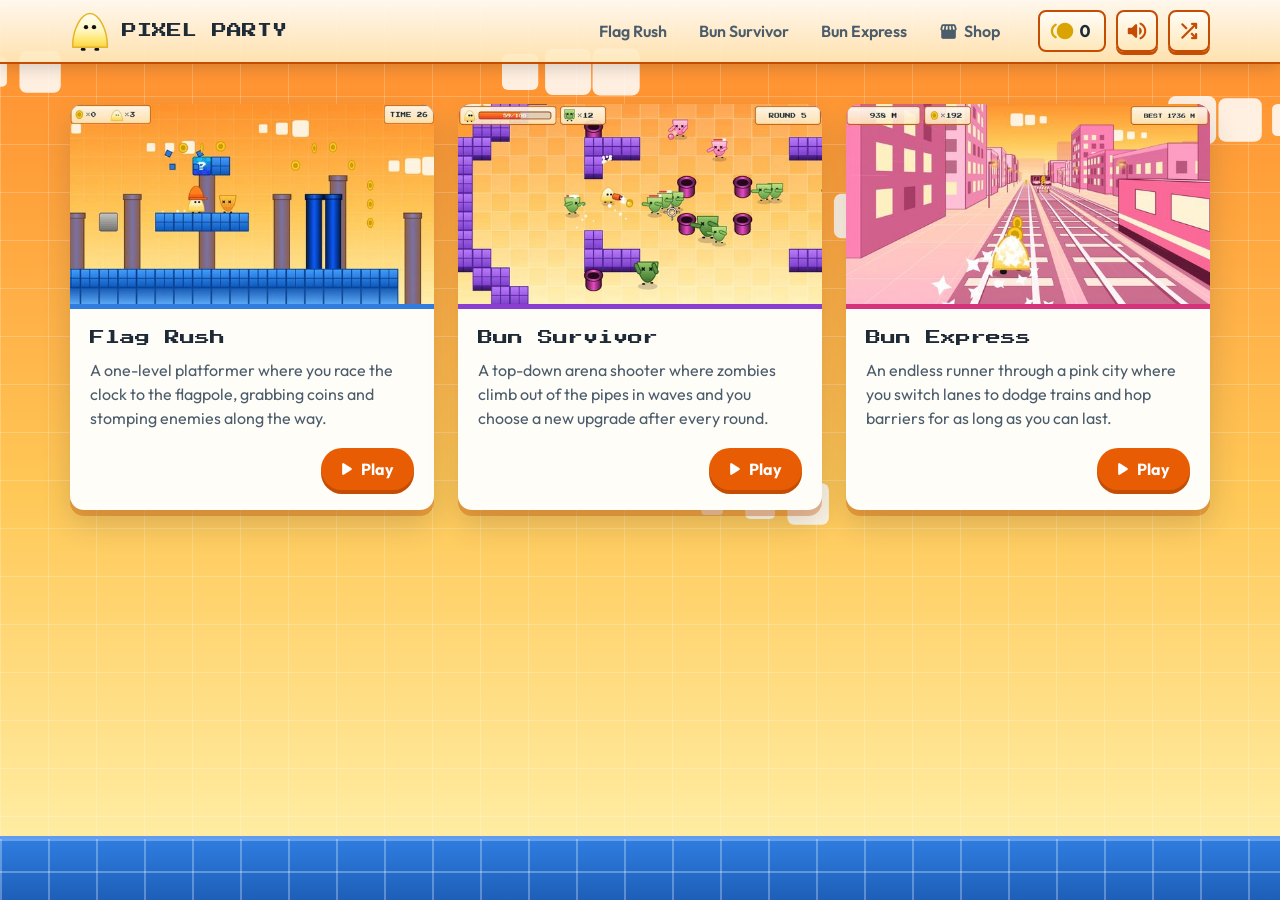
<file: index.html>
<!DOCTYPE html>
<html lang="en">
<head>
  <meta charset="UTF-8" />
  <meta name="viewport" content="width=device-width, initial-scale=1.0" />
  <title>Pixel Party</title>
  <meta name="description" content="Quick browser games you can play right now." />
  <link rel="icon" type="image/svg+xml" href="assets/bun.svg" />
  <link rel="preconnect" href="https://fonts.googleapis.com" />
  <link rel="preconnect" href="https://fonts.gstatic.com" crossorigin />
  <link href="https://fonts.googleapis.com/css2?family=Outfit:wght@400;500;600;700&family=Press+Start+2P&display=swap" rel="stylesheet" />
  <link href="https://fonts.googleapis.com/css2?family=Material+Symbols+Rounded:opsz,wght,FILL,GRAD@20..48,400..700,0..1,0&display=block" rel="stylesheet" />
  <link rel="stylesheet" href="assets/site.css" />
  <script src="assets/party.js"></script>
</head>
<body class="menu">
  <canvas id="sky" aria-hidden="true"></canvas>
  <header class="site-header" id="site-header"></header>

  <main class="games">
    <h1 class="visually-hidden">Games</h1>
    <div class="grid" id="grid"></div>
  </main>

  <footer class="ground" aria-hidden="true"></footer>

  <script src="assets/games.js"></script>
  <script src="assets/sky.js"></script>
  <script>
    renderHeader(null);

    document.getElementById("grid").innerHTML = PIXEL_PARTY_GAMES.map((game) => {
      const best = bestScoreText(game);
      return `
        <a class="card" href="${game.page}" style="--tint: ${game.tint}">
          <div class="shot">
            <img src="assets/${game.id}.jpg" alt="" />
            <img class="moving" src="assets/${game.id}.webp" alt="" loading="lazy" />
          </div>
          <div class="card-body">
            <h2>${game.title}</h2>
            <p>${game.blurb}</p>
            <div class="card-foot">
              ${best ? `<span class="best">${icon("trophy")}${best}</span>` : ""}
              <span class="play">${icon("play_arrow")}Play</span>
            </div>
          </div>
        </a>`;
    }).join("");
  </script>
</body>
</html>
</file>
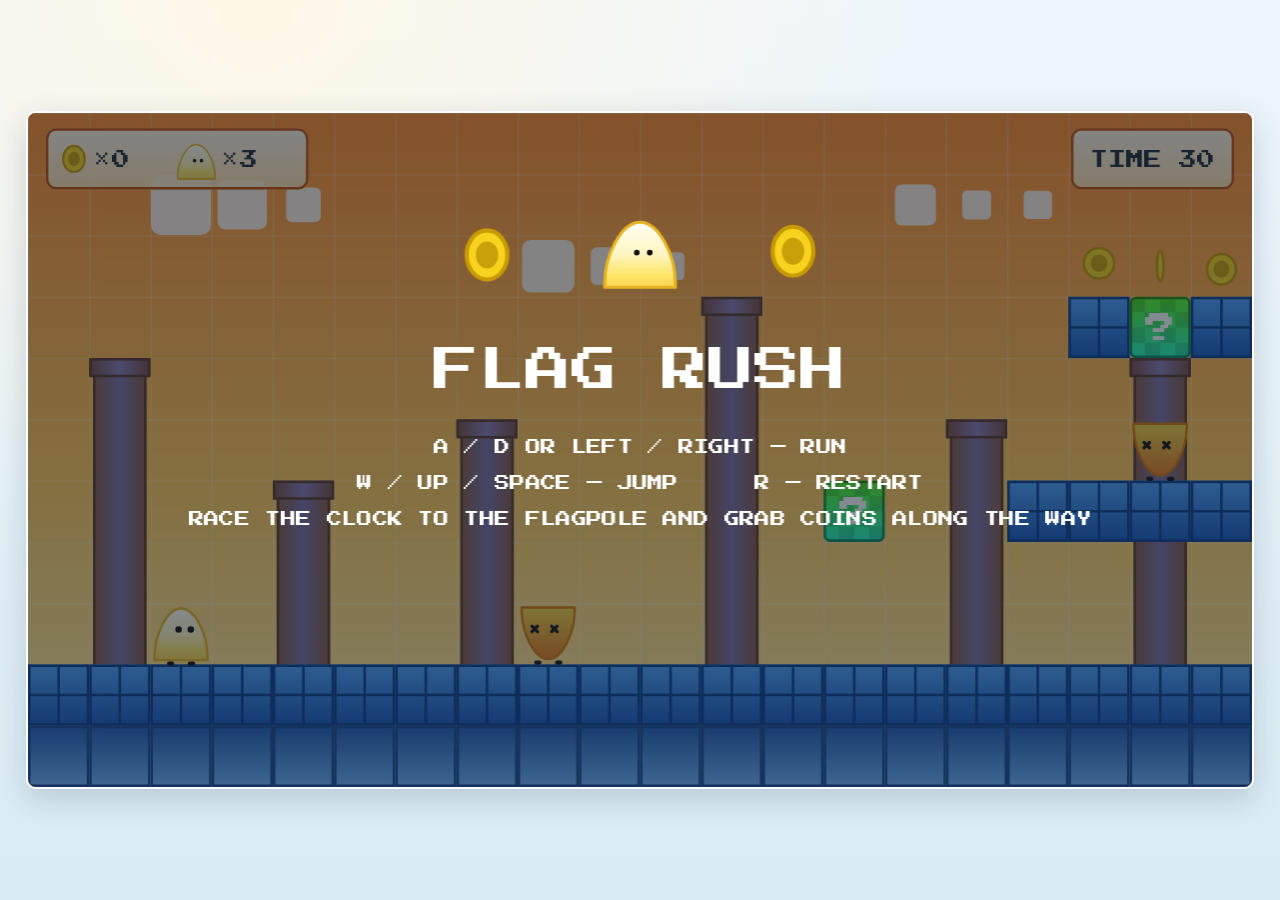
<file: games/mario-platformer/index.html>
<!DOCTYPE html>
<html lang="en">
<head>
  <meta charset="UTF-8" />
  <meta name="viewport" content="width=device-width, initial-scale=1.0" />
  <title>Flag Rush — One-Level Platformer</title>
  <link rel="preconnect" href="https://fonts.googleapis.com" />
  <link rel="preconnect" href="https://fonts.gstatic.com" crossorigin />
  <link href="https://fonts.googleapis.com/css2?family=Press+Start+2P&display=swap" rel="stylesheet" />
  <link rel="preload" as="image" href="level.png" />
  <link rel="stylesheet" href="styles.css" />
</head>
<body>
  <div class="app">
    <div class="stage-wrap">
      <canvas id="game" width="960" height="540" aria-label="Flag Rush game canvas"></canvas>
    </div>
  </div>

  <script src="../../assets/party.js"></script>
  <script src="game.js"></script>
</body>
</html>
</file>
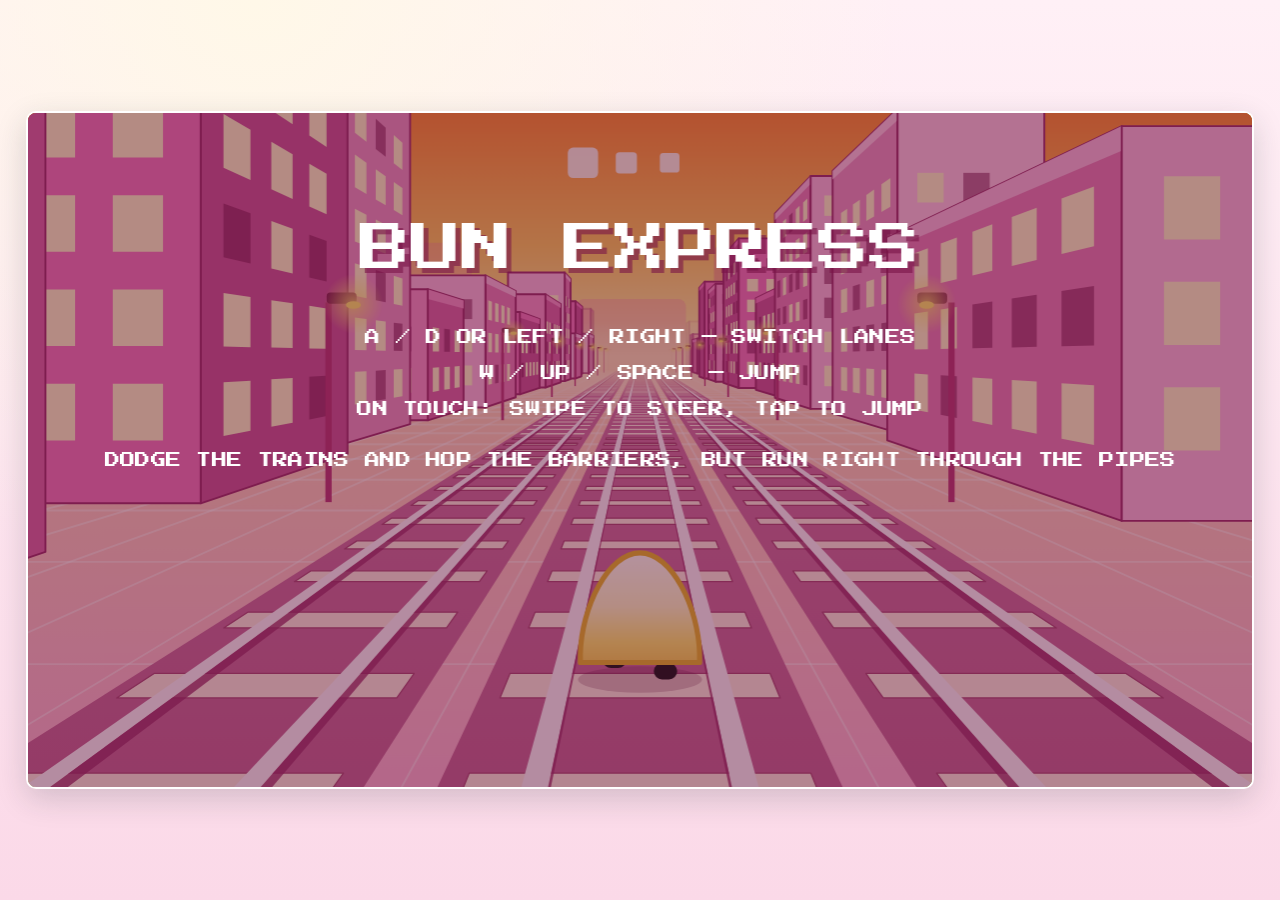
<file: games/subway-runner/index.html>
<!DOCTYPE html>
<html lang="en">
<head>
  <meta charset="UTF-8" />
  <meta name="viewport" content="width=device-width, initial-scale=1.0" />
  <title>Bun Express — Endless Runner</title>
  <link rel="preconnect" href="https://fonts.googleapis.com" />
  <link rel="preconnect" href="https://fonts.gstatic.com" crossorigin />
  <link href="https://fonts.googleapis.com/css2?family=Press+Start+2P&display=swap" rel="stylesheet" />
  <link rel="stylesheet" href="styles.css" />
</head>
<body>
  <div class="app">
    <div class="stage-wrap">
      <canvas id="game" width="960" height="528" aria-label="Bun Express game canvas"></canvas>
    </div>
  </div>

  <script src="../../assets/party.js"></script>
  <script src="game.js"></script>
</body>
</html>
</file>
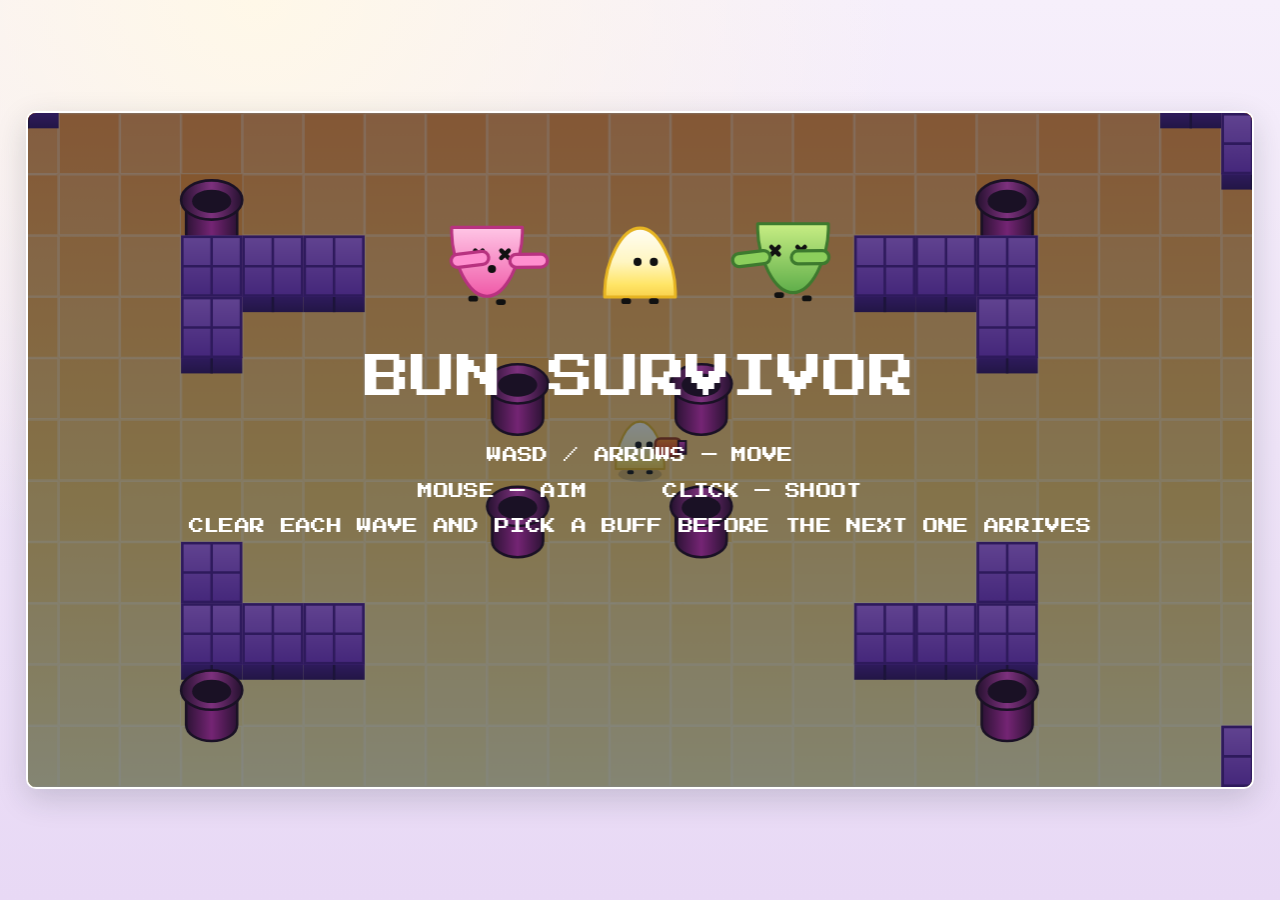
<file: games/zombie-shooter/index.html>
<!DOCTYPE html>
<html lang="en">
<head>
  <meta charset="UTF-8" />
  <meta name="viewport" content="width=device-width, initial-scale=1.0" />
  <title>Bun Survivor — Zombie Arena</title>
  <link rel="preconnect" href="https://fonts.googleapis.com" />
  <link rel="preconnect" href="https://fonts.gstatic.com" crossorigin />
  <link href="https://fonts.googleapis.com/css2?family=Press+Start+2P&display=swap" rel="stylesheet" />
  <link rel="preload" as="image" href="arena.png" />
  <link rel="stylesheet" href="styles.css" />
</head>
<body>
  <div class="app">
    <div class="stage-wrap">
      <canvas id="game" width="960" height="528" aria-label="Bun Survivor game canvas"></canvas>
    </div>
  </div>

  <script src="../../assets/party.js"></script>
  <script src="game.js"></script>
</body>
</html>
</file>
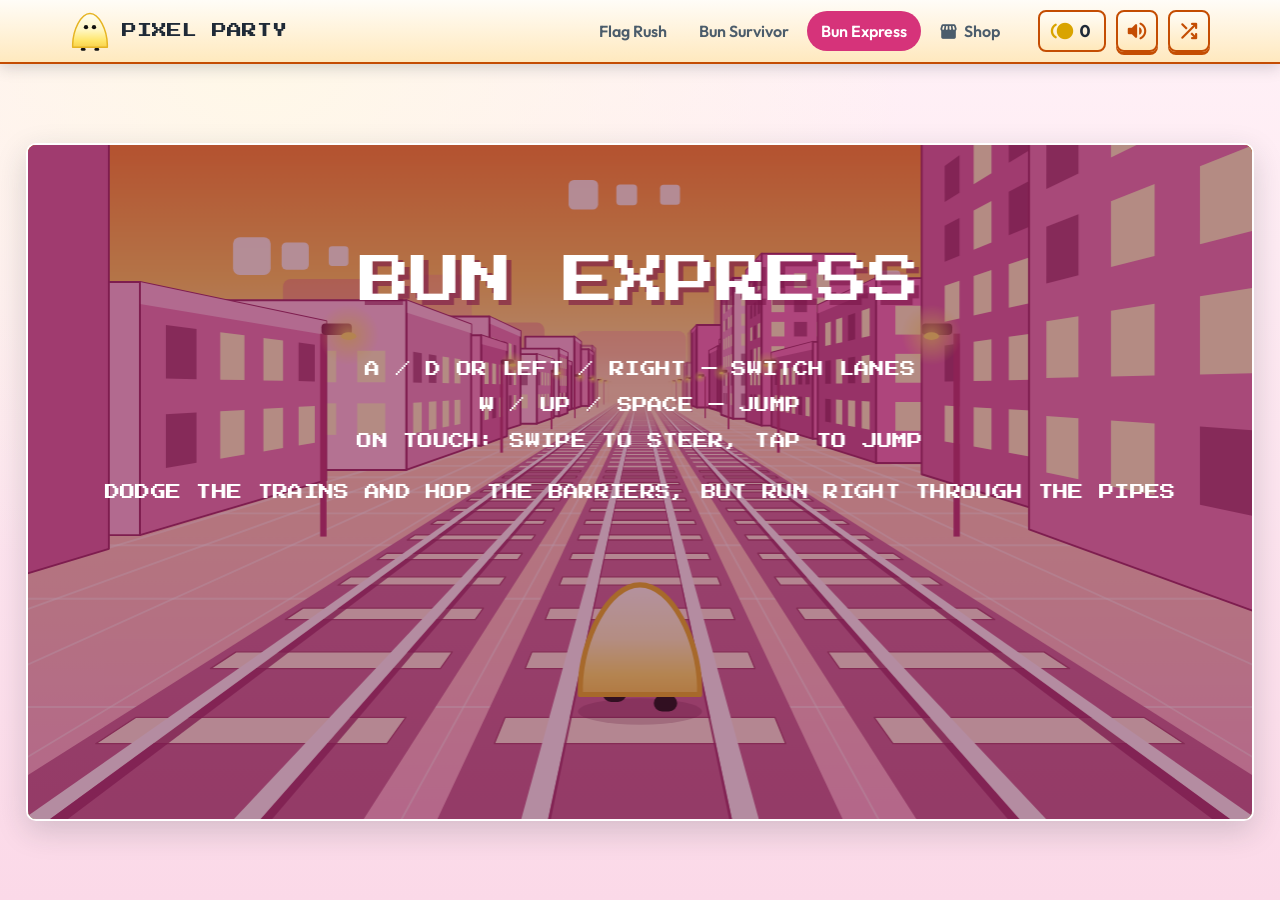
<file: bun-express.html>
<!DOCTYPE html>
<html lang="en">
<head>
  <meta charset="UTF-8" />
  <meta name="viewport" content="width=device-width, initial-scale=1.0" />
  <title>Pixel Party</title>
  <link rel="icon" type="image/svg+xml" href="assets/bun.svg" />
  <link rel="preconnect" href="https://fonts.googleapis.com" />
  <link rel="preconnect" href="https://fonts.gstatic.com" crossorigin />
  <link href="https://fonts.googleapis.com/css2?family=Outfit:wght@400;500;600;700&family=Press+Start+2P&display=swap" rel="stylesheet" />
  <link href="https://fonts.googleapis.com/css2?family=Material+Symbols+Rounded:opsz,wght,FILL,GRAD@20..48,400..700,0..1,0&display=block" rel="stylesheet" />
  <link rel="stylesheet" href="assets/site.css" />
  <script src="assets/party.js"></script>
</head>
<body class="play-page" data-game="bun-express">
  <header class="site-header" id="site-header"></header>
  <iframe class="frame" id="frame" allow="autoplay; fullscreen"></iframe>

  <script src="assets/games.js"></script>
  <script src="assets/play.js"></script>
</body>
</html>
</file>
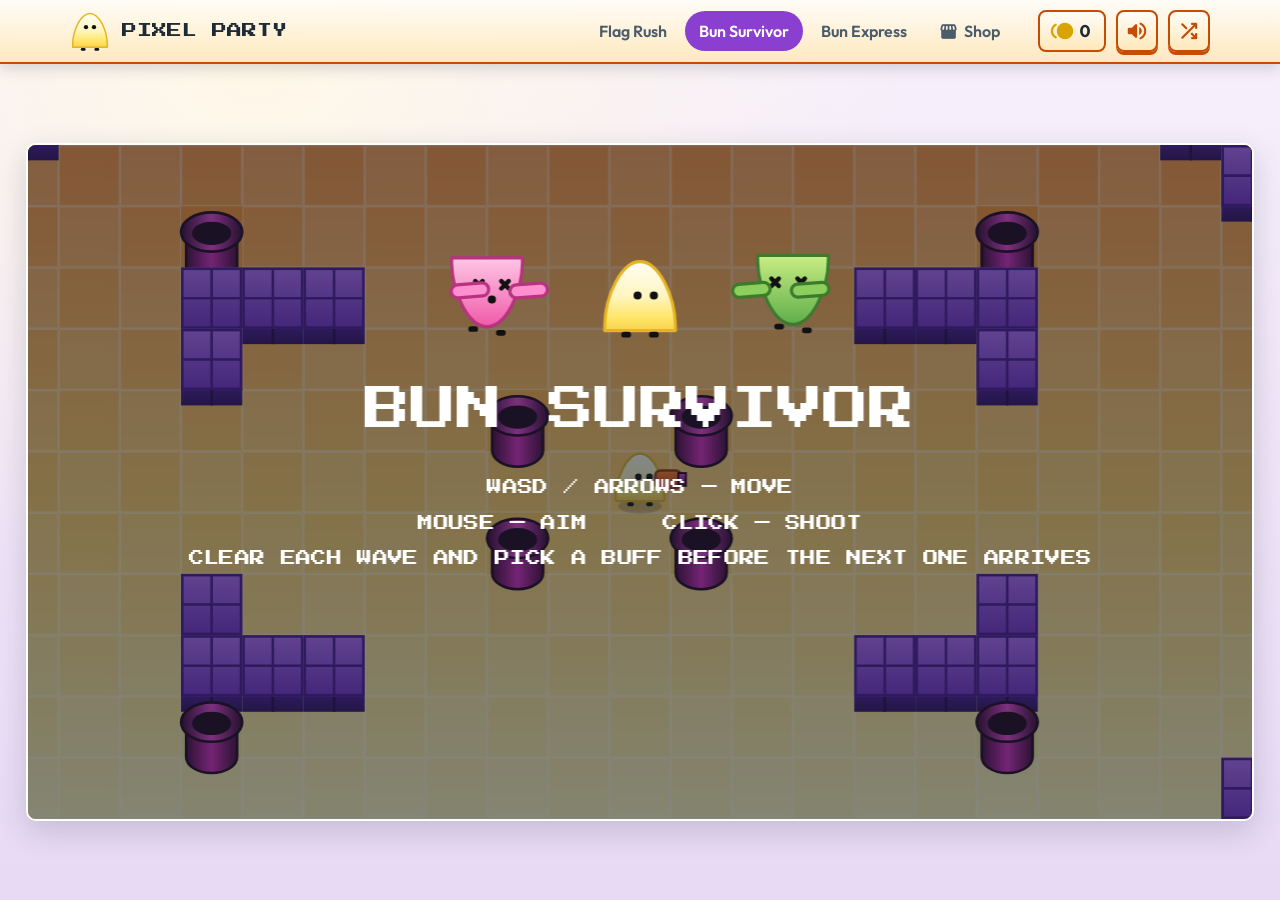
<file: bun-survivor.html>
<!DOCTYPE html>
<html lang="en">
<head>
  <meta charset="UTF-8" />
  <meta name="viewport" content="width=device-width, initial-scale=1.0" />
  <title>Pixel Party</title>
  <link rel="icon" type="image/svg+xml" href="assets/bun.svg" />
  <link rel="preconnect" href="https://fonts.googleapis.com" />
  <link rel="preconnect" href="https://fonts.gstatic.com" crossorigin />
  <link href="https://fonts.googleapis.com/css2?family=Outfit:wght@400;500;600;700&family=Press+Start+2P&display=swap" rel="stylesheet" />
  <link href="https://fonts.googleapis.com/css2?family=Material+Symbols+Rounded:opsz,wght,FILL,GRAD@20..48,400..700,0..1,0&display=block" rel="stylesheet" />
  <link rel="stylesheet" href="assets/site.css" />
  <script src="assets/party.js"></script>
</head>
<body class="play-page" data-game="bun-survivor">
  <header class="site-header" id="site-header"></header>
  <iframe class="frame" id="frame" allow="autoplay; fullscreen"></iframe>

  <script src="assets/games.js"></script>
  <script src="assets/play.js"></script>
</body>
</html>
</file>
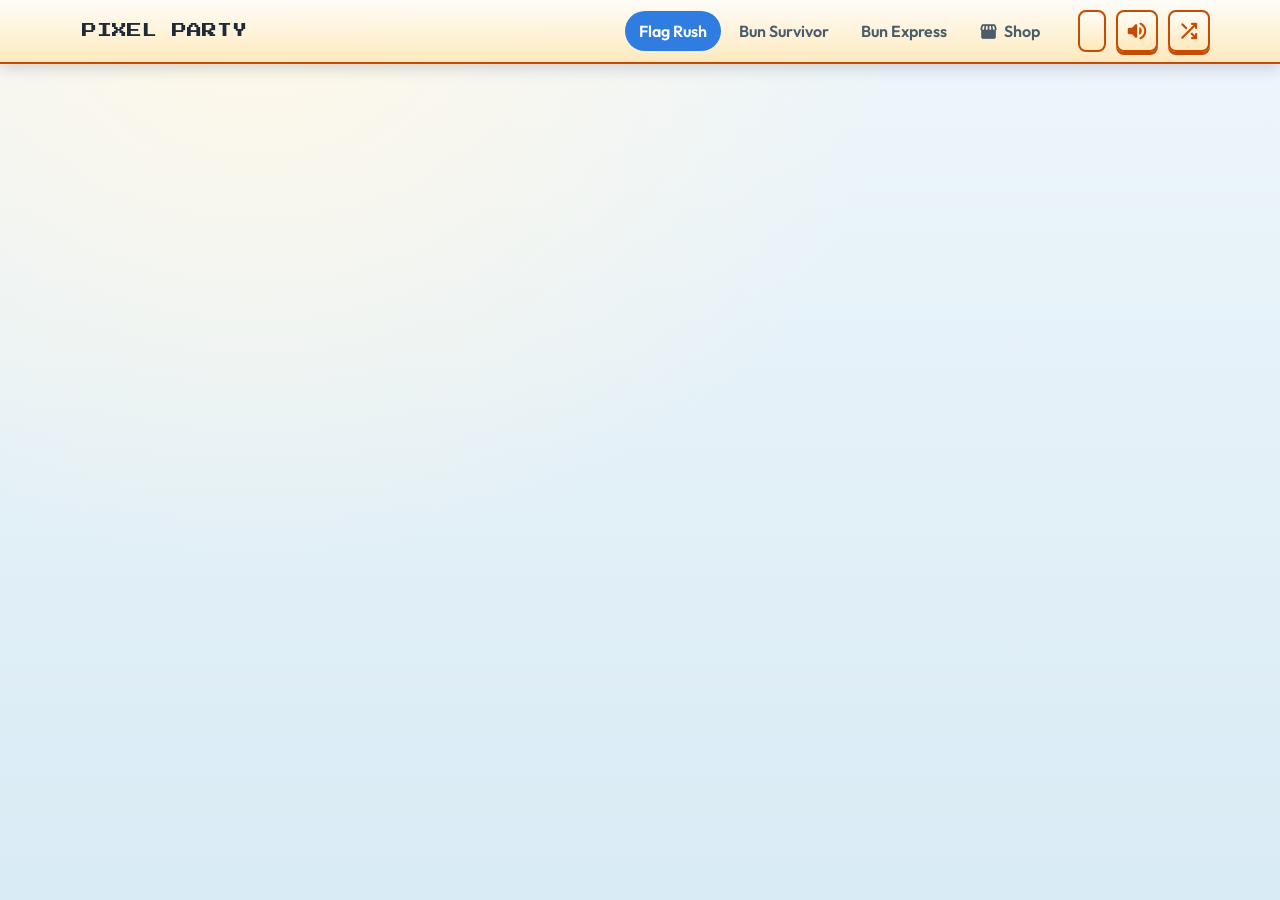
<file: flag-rush.html>
<!DOCTYPE html>
<html lang="en">
<head>
  <meta charset="UTF-8" />
  <meta name="viewport" content="width=device-width, initial-scale=1.0" />
  <title>Pixel Party</title>
  <link rel="icon" type="image/svg+xml" href="assets/bun.svg" />
  <link rel="preconnect" href="https://fonts.googleapis.com" />
  <link rel="preconnect" href="https://fonts.gstatic.com" crossorigin />
  <link href="https://fonts.googleapis.com/css2?family=Outfit:wght@400;500;600;700&family=Press+Start+2P&display=swap" rel="stylesheet" />
  <link href="https://fonts.googleapis.com/css2?family=Material+Symbols+Rounded:opsz,wght,FILL,GRAD@20..48,400..700,0..1,0&display=block" rel="stylesheet" />
  <link rel="stylesheet" href="assets/site.css" />
</head>
<body class="play-page" data-game="flag-rush">
  <header class="site-header" id="site-header"></header>
  <iframe class="frame" id="frame" allow="autoplay; fullscreen"></iframe>

  <script src="assets/games.js"></script>
  <script src="assets/play.js"></script>
</body>
</html>
</file>
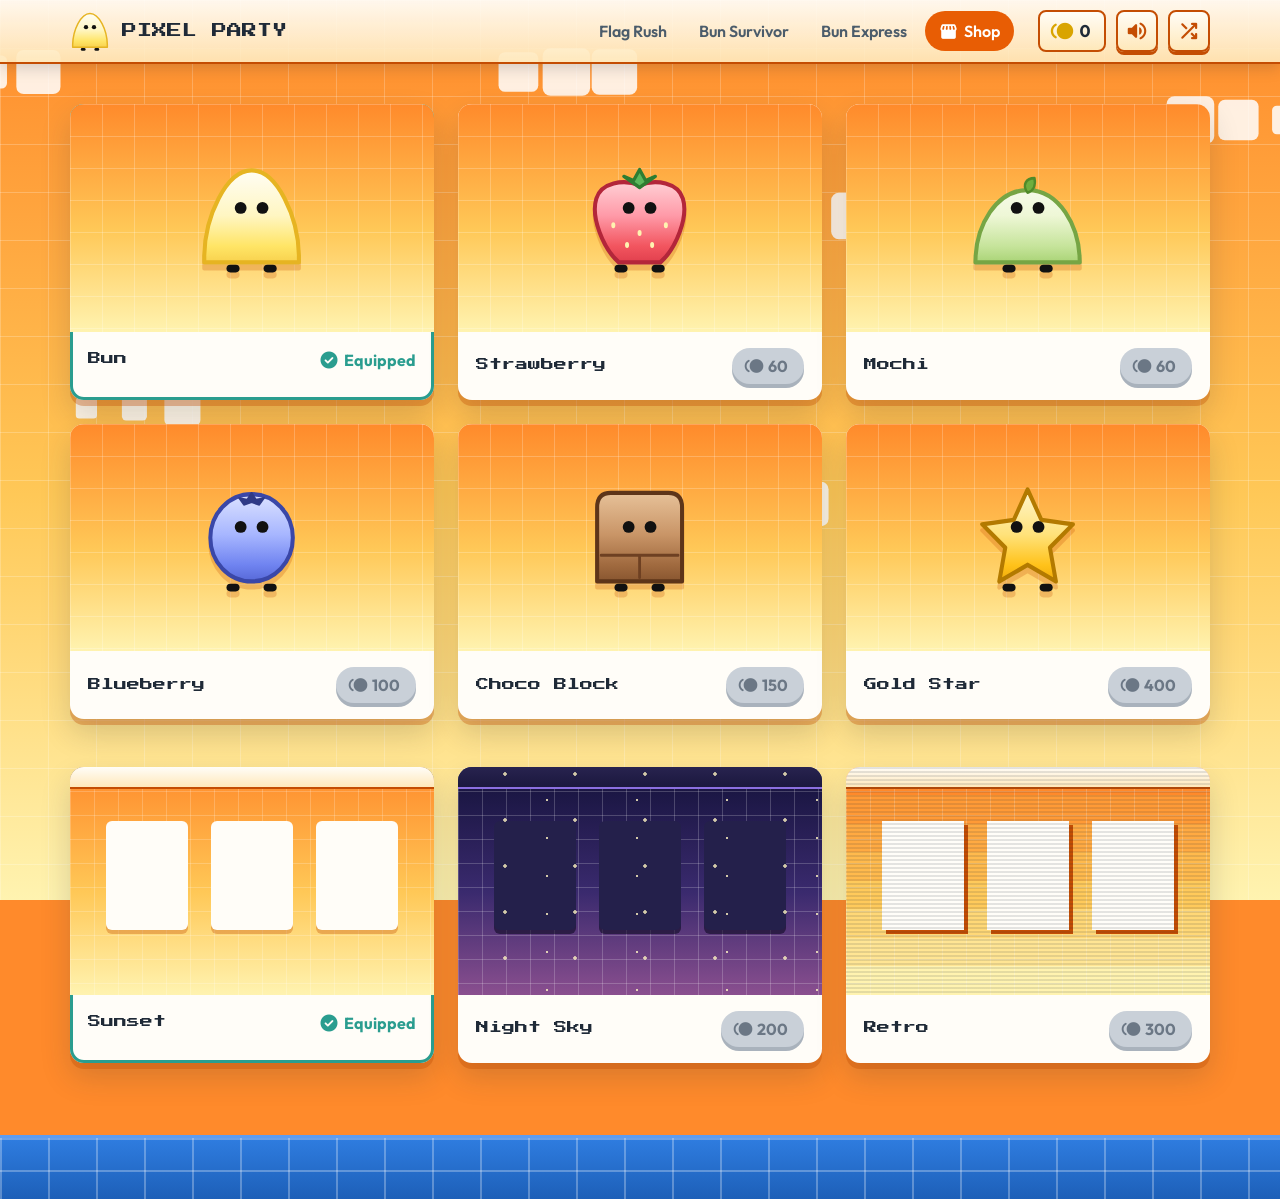
<file: shop.html>
<!DOCTYPE html>
<html lang="en">
<head>
  <meta charset="UTF-8" />
  <meta name="viewport" content="width=device-width, initial-scale=1.0" />
  <title>Shop | Pixel Party</title>
  <link rel="icon" type="image/svg+xml" href="assets/bun.svg" />
  <link rel="preconnect" href="https://fonts.googleapis.com" />
  <link rel="preconnect" href="https://fonts.gstatic.com" crossorigin />
  <link href="https://fonts.googleapis.com/css2?family=Outfit:wght@400;500;600;700&family=Press+Start+2P&display=swap" rel="stylesheet" />
  <link href="https://fonts.googleapis.com/css2?family=Material+Symbols+Rounded:opsz,wght,FILL,GRAD@20..48,400..700,0..1,0&display=block" rel="stylesheet" />
  <link rel="stylesheet" href="assets/site.css" />
  <script src="assets/party.js"></script>
</head>
<body class="menu">
  <canvas id="sky" aria-hidden="true"></canvas>
  <header class="site-header" id="site-header"></header>

  <main class="games shop">
    <h1 class="visually-hidden">Shop</h1>
    <section aria-labelledby="skins-heading">
      <h2 class="visually-hidden" id="skins-heading">Bun skins</h2>
      <div class="grid shop-grid" id="skins"></div>
    </section>
    <section aria-labelledby="themes-heading">
      <h2 class="visually-hidden" id="themes-heading">Site themes</h2>
      <div class="grid shop-grid" id="themes"></div>
    </section>
  </main>

  <footer class="ground" aria-hidden="true"></footer>

  <script src="assets/games.js"></script>
  <script src="assets/sky.js"></script>
  <script src="assets/shop.js"></script>
</body>
</html>
</file>
<file: assets/site.css>
/* Pixel Party — shared styles.
   Borrowed from the games: the sunset sky, the cream HUD panels with burnt-orange
   borders, Press Start 2P for names, and the blue ground tiles. Body text is Outfit. */

:root {
  --ink: #1f2a37;
  --muted: #4b5c6b;
  --cream: #fffdf8;
  --accent: #e85d04;
  --accent-dark: #c44d03;
  --coin: #f7d21e;
  --tile: #2f7de0;
  --tile-dark: #1d5fb8;
  --shadow: rgba(31, 42, 55, 0.18);
  --hud: linear-gradient(180deg, rgba(255, 253, 248, 0.95), rgba(255, 232, 186, 0.92));
  --hud-border: var(--accent-dark);
  --surface: var(--cream);
  --page: #ff8a2b;
  --good: #2a9d8f;
  --card-drop: 0 6px 0 rgba(196, 77, 3, 0.35), 0 14px 30px var(--shadow);
  --card-drop-hover: 0 10px 0 rgba(196, 77, 3, 0.35), 0 20px 36px var(--shadow);
  --r-card: 14px;
  --r-btn: 8px;
  --r-pill: 999px;
  --pixel: "Press Start 2P", monospace;
  --body: "Outfit", system-ui, sans-serif;
}

/* ---------- Shop themes (set on <html data-theme> by party.js) ---------- */

[data-theme="night"] {
  --ink: #f3eeff;
  --muted: #c4bbe6;
  --surface: #24204b;
  --page: #14123a;
  --hud: linear-gradient(180deg, #282354, #1b183e);
  --hud-border: #8b6fe0;
  --tile: #3b4fb8;
  --tile-dark: #232f7a;
  --card-drop: 0 6px 0 rgba(8, 6, 28, 0.55), 0 14px 30px rgba(0, 0, 0, 0.35);
  --card-drop-hover: 0 10px 0 rgba(8, 6, 28, 0.55), 0 20px 36px rgba(0, 0, 0, 0.4);
}

[data-theme="retro"] {
  --body: "Press Start 2P", monospace;
  --r-card: 0;
  --r-btn: 0;
  --r-pill: 0;
  --card-drop: 6px 6px 0 var(--accent-dark);
  --card-drop-hover: 9px 9px 0 var(--accent-dark);
}

/* Retro: CRT scanlines over everything, and pixel text sized down to stay readable. */
[data-theme="retro"] body:not(.play-page)::after {
  content: "";
  position: fixed;
  inset: 0;
  z-index: 100;
  pointer-events: none;
  background: repeating-linear-gradient(180deg, rgba(31, 42, 55, 0.07) 0 2px, transparent 2px 4px);
}

[data-theme="retro"] .card p,
[data-theme="retro"] .best,
[data-theme="retro"] .wallet {
  font-size: 11px;
  line-height: 1.9;
}

[data-theme="retro"] .site-nav a,
[data-theme="retro"] .play,
[data-theme="retro"] .buy,
[data-theme="retro"] .use,
[data-theme="retro"] .equipped {
  font-size: 11px;
}

[data-theme="retro"] .shot img {
  image-rendering: pixelated;
}

* {
  box-sizing: border-box;
}

html {
  background: var(--page);
}

body {
  margin: 0;
  color: var(--ink);
  font-family: var(--body);
  line-height: 1.5;
}

a {
  color: inherit;
}

img {
  display: block;
  max-width: 100%;
}

:focus-visible {
  outline: 3px solid var(--ink);
  outline-offset: 3px;
}

.visually-hidden {
  position: absolute;
  width: 1px;
  height: 1px;
  margin: -1px;
  overflow: hidden;
  clip: rect(0 0 0 0);
  white-space: nowrap;
}

.material-symbols-rounded {
  font-size: 20px;
  line-height: 1;
  font-variation-settings: "FILL" 1, "wght" 500, "GRAD" 0, "opsz" 24;
  user-select: none;
}

/* ================================ HEADER ================================ */
/* Styled like the cream HUD panels each game draws in its corners. */

.site-header {
  position: sticky;
  top: 0;
  z-index: 10;
  display: flex;
  align-items: center;
  gap: 24px;
  padding: 10px max(16px, calc((100% - 1180px) / 2 + 20px));
  background: var(--hud);
  border-bottom: 2px solid var(--hud-border);
  box-shadow: 0 4px 14px var(--shadow);
}

.logo {
  display: inline-flex;
  align-items: center;
  gap: 12px;
  flex: none;
  text-decoration: none;
  font-family: var(--pixel);
  font-size: 15px;
  color: var(--ink);
}

.logo-bun svg {
  display: block;
  width: 40px;
  height: auto;
}

.site-nav {
  display: flex;
  gap: 4px;
  margin-left: auto;
}

.site-nav a {
  display: inline-flex;
  align-items: center;
  gap: 6px;
  padding: 8px 14px;
  border-radius: var(--r-pill);
  font-weight: 600;
  font-size: 16px;
  text-decoration: none;
  white-space: nowrap;
  color: var(--muted);
  transition: background 120ms ease, color 120ms ease;
}

.site-nav a:hover {
  color: var(--ink);
  background: rgba(232, 93, 4, 0.1);
}

.site-nav a[aria-current="page"] {
  color: #fff;
  background: var(--tint);
}

.site-nav .shop-link {
  --tint: var(--accent);
}

.site-nav .material-symbols-rounded {
  font-size: 19px;
}

/* Token wallet: a HUD panel like the coin counters in the games. */
.wallet {
  position: relative;
  display: inline-flex;
  align-items: center;
  gap: 6px;
  height: 42px;
  padding: 0 14px 0 10px;
  border: 2px solid var(--hud-border);
  border-radius: var(--r-btn);
  background: var(--hud);
  color: var(--ink);
  font-weight: 700;
  font-size: 17px;
  font-variant-numeric: tabular-nums;
}

.wallet > .material-symbols-rounded {
  font-size: 24px;
  color: #d9a400;
}

.wallet.bump {
  animation: bump 320ms ease;
}

@keyframes bump {
  40% { transform: scale(1.12); }
}

.token-pop {
  position: absolute;
  top: -6px;
  right: 6px;
  color: var(--accent);
  font-weight: 800;
  font-size: 16px;
  pointer-events: none;
  text-shadow: 0 1px 0 #fff;
  animation: token-pop 1100ms ease-out forwards;
}

@keyframes token-pop {
  from { opacity: 1; transform: translateY(0); }
  to { opacity: 0; transform: translateY(-26px); }
}

.header-actions {
  display: flex;
  gap: 10px;
  flex: none;
}

.icon-btn {
  appearance: none;
  display: grid;
  place-items: center;
  flex: none;
  width: 42px;
  height: 42px;
  padding: 0;
  border: 2px solid var(--hud-border);
  border-radius: var(--r-btn);
  background: var(--hud);
  color: var(--accent-dark);
  cursor: pointer;
  box-shadow: 0 3px 0 var(--accent-dark);
  transition: transform 80ms ease, box-shadow 80ms ease;
}

.icon-btn:hover {
  transform: translateY(-1px);
  box-shadow: 0 4px 0 var(--accent-dark);
}

.icon-btn:active {
  transform: translateY(2px);
  box-shadow: 0 1px 0 var(--accent-dark);
}

.icon-btn .material-symbols-rounded {
  font-size: 24px;
}

@media (max-width: 880px) {
  .site-header {
    flex-wrap: wrap;
    gap: 10px 12px;
  }

  .site-nav {
    order: 3;
    width: 100%;
    margin: 0;
    justify-content: space-between;
  }

  .site-nav a {
    padding: 6px 8px;
    font-size: 15px;
  }

  .header-actions {
    margin-left: auto;
  }
}

/* ================================ MENU PAGE ================================ */

.menu {
  min-height: 100vh;
  display: flex;
  flex-direction: column;
  overflow-x: hidden;
}

/* The game sky, drawn by sky.js, fixed behind everything. */
#sky {
  position: fixed;
  inset: 0;
  z-index: -1;
  width: 100%;
  height: 100%;
}

.games {
  flex: 1;
  width: min(1180px, 100%);
  margin: 0 auto;
  padding: 40px 20px 72px;
}

.grid {
  display: grid;
  grid-template-columns: repeat(3, minmax(0, 1fr));
  gap: 24px;
}

@media (max-width: 980px) {
  .grid { grid-template-columns: repeat(2, minmax(0, 1fr)); }
}

@media (max-width: 640px) {
  .games { padding-top: 24px; }
  .grid { grid-template-columns: 1fr; }
}

/* ---------- Game card ---------- */

.card {
  --tint: var(--tile);
  display: flex;
  flex-direction: column;
  border-radius: var(--r-card);
  background: var(--surface);
  box-shadow: var(--card-drop);
  overflow: hidden;
  text-decoration: none;
  transition: transform 140ms ease, box-shadow 140ms ease;
}

.card:hover,
.card:focus-visible {
  transform: translateY(-4px);
  box-shadow: var(--card-drop-hover);
}

.card:focus-visible {
  outline: 3px solid var(--ink);
  outline-offset: 4px;
}

.shot {
  position: relative;
  aspect-ratio: 20 / 11;
  background: var(--tint);
  overflow: hidden;
}

.shot img {
  position: absolute;
  inset: 0;
  width: 100%;
  height: 100%;
  object-fit: cover;
  /* The captures carry a thin white frame; zoom just past it. */
  transform: scale(1.03);
}

.shot .moving {
  opacity: 0;
  transition: opacity 160ms ease;
}

.card:hover .shot .moving,
.card:focus-visible .shot .moving {
  opacity: 1;
}

.card-body {
  display: flex;
  flex: 1;
  flex-direction: column;
  gap: 10px;
  padding: 18px 20px 20px;
  border-top: 5px solid var(--tint);
}

.card h2 {
  margin: 0;
  font-family: var(--pixel);
  font-size: 15px;
  font-weight: 400;
  line-height: 1.4;
  color: var(--ink);
}

.card p {
  margin: 0;
  color: var(--muted);
  font-size: 16px;
}

.card-foot {
  display: flex;
  align-items: center;
  gap: 10px;
  margin-top: auto;
  padding-top: 8px;
}

.best {
  display: inline-flex;
  align-items: center;
  gap: 6px;
  color: var(--ink);
  font-weight: 600;
  font-size: 15px;
}

.best .material-symbols-rounded {
  color: #c9a008;
}

.play {
  display: inline-flex;
  align-items: center;
  gap: 4px;
  margin-left: auto;
  padding: 9px 20px 9px 14px;
  border-radius: var(--r-pill);
  background: var(--accent);
  color: #fff;
  font-weight: 700;
  font-size: 16px;
  box-shadow: 0 4px 0 var(--accent-dark);
}

.play .material-symbols-rounded {
  font-size: 22px;
}

.card:hover .play {
  filter: brightness(1.06);
}

/* ================================ SHOP ================================ */

.shop section + section {
  margin-top: 48px;
}

.item {
  display: flex;
  flex-direction: column;
  border-radius: var(--r-card);
  background: var(--surface);
  box-shadow: var(--card-drop);
  overflow: hidden;
  transition: transform 140ms ease, box-shadow 140ms ease;
}

.item:hover {
  transform: translateY(-3px);
  box-shadow: var(--card-drop-hover);
}

.item.is-equipped {
  outline: 3px solid var(--good);
  outline-offset: -3px;
}

.item.just-bought {
  animation: bought 480ms ease;
}

@keyframes bought {
  30% { transform: scale(1.04) rotate(-1deg); }
  60% { transform: scale(0.98) rotate(0.5deg); }
}

.item-preview {
  position: relative;
  aspect-ratio: 16 / 10;
  display: grid;
  place-items: center;
  overflow: hidden;
}

/* Skin previews sit on the games' sunset sky with its tile grid. */
.skin-preview {
  background:
    linear-gradient(90deg, rgba(255, 255, 255, 0.22) 1px, transparent 1px) 0 0 / 32px 32px,
    linear-gradient(180deg, rgba(255, 255, 255, 0.22) 1px, transparent 1px) 0 0 / 32px 32px,
    linear-gradient(180deg, #ff8a2b 0%, #ffc857 55%, #fff3b0 100%);
}

.skin-preview svg {
  width: 30%;
  height: auto;
  filter: drop-shadow(0 6px 0 rgba(196, 77, 3, 0.25));
}

.item:hover .skin-preview svg {
  animation: hop 700ms ease-in-out infinite;
}

@keyframes hop {
  0%, 100% { transform: translateY(0); }
  45% { transform: translateY(-12px); }
  70% { transform: translateY(0) scaleY(0.94); }
}

@media (prefers-reduced-motion: reduce) {
  .item:hover .skin-preview svg { animation: none; }
}

/* Theme previews: a tiny version of the site in that theme. */
.theme-preview {
  place-items: initial;
  align-content: start;
  gap: 14%;
  background:
    linear-gradient(90deg, rgba(255, 255, 255, 0.2) 1px, transparent 1px) 0 0 / 24px 24px,
    linear-gradient(180deg, rgba(255, 255, 255, 0.2) 1px, transparent 1px) 0 0 / 24px 24px,
    var(--preview-sky);
}

.tp-header {
  height: 22px;
  background: linear-gradient(180deg, #fffdf8, #ffe8ba);
  border-bottom: 2px solid #c44d03;
}

.tp-cards {
  display: grid;
  grid-template-columns: repeat(3, 1fr);
  gap: 8%;
  padding: 0 10%;
}

.tp-cards i {
  aspect-ratio: 3 / 4;
  border-radius: 6px;
  background: #fffdf8;
  box-shadow: 0 4px 0 rgba(196, 77, 3, 0.35);
}

.theme-preview[data-preview="night"] .tp-header {
  background: linear-gradient(180deg, #28234f, #1b183e);
  border-color: #8b6fe0;
}

.theme-preview[data-preview="night"] .tp-cards i {
  background: #24204b;
  box-shadow: 0 4px 0 rgba(8, 6, 28, 0.55);
}

.theme-preview[data-preview="night"]::before {
  content: "";
  position: absolute;
  inset: 0;
  background:
    radial-gradient(circle, #fff6c2 1.5px, transparent 2px) 12px 30px / 70px 46px,
    radial-gradient(circle, #fff6c2 1px, transparent 1.5px) 44px 52px / 90px 38px;
  opacity: 0.8;
}

.theme-preview[data-preview="retro"] .tp-cards i {
  border-radius: 0;
  box-shadow: 4px 4px 0 #c44d03;
}

.theme-preview[data-preview="retro"]::after {
  content: "";
  position: absolute;
  inset: 0;
  background: repeating-linear-gradient(180deg, rgba(31, 42, 55, 0.12) 0 2px, transparent 2px 4px);
}

.item-body {
  display: flex;
  align-items: center;
  justify-content: space-between;
  gap: 12px;
  padding: 16px 18px;
}

.item h3 {
  margin: 0;
  font-family: var(--pixel);
  font-size: 13px;
  font-weight: 400;
  line-height: 1.4;
  color: var(--ink);
}

.buy,
.use {
  appearance: none;
  display: inline-flex;
  align-items: center;
  gap: 4px;
  flex: none;
  border-radius: var(--r-pill);
  font-family: var(--body);
  font-weight: 700;
  font-size: 16px;
  cursor: pointer;
  transition: transform 80ms ease, box-shadow 80ms ease, filter 120ms ease;
}

.buy {
  padding: 8px 16px 8px 12px;
  border: 0;
  background: var(--accent);
  color: #fff;
  box-shadow: 0 4px 0 var(--accent-dark);
}

.buy .material-symbols-rounded {
  font-size: 20px;
}

.buy:hover:not(:disabled) {
  filter: brightness(1.06);
}

.buy:active:not(:disabled),
.use:active {
  transform: translateY(3px);
  box-shadow: 0 1px 0 var(--accent-dark);
}

.buy:disabled {
  background: #c9d0d8;
  color: #6b7785;
  box-shadow: 0 4px 0 #a9b2bc;
  cursor: not-allowed;
}

.use {
  padding: 8px 18px;
  border: 2px solid var(--hud-border);
  background: var(--hud);
  color: var(--accent-dark);
  box-shadow: 0 3px 0 var(--hud-border);
}

.equipped {
  display: inline-flex;
  align-items: center;
  gap: 5px;
  flex: none;
  color: var(--good);
  font-weight: 700;
  font-size: 16px;
}

/* ---------- Ground: the blue brick floor from Flag Rush ---------- */

.ground {
  height: 64px;
  background:
    linear-gradient(90deg, rgba(255, 255, 255, 0.28) 2px, transparent 2px) 0 0 / 48px 32px,
    linear-gradient(180deg, rgba(255, 255, 255, 0.28) 2px, transparent 2px) 0 0 / 48px 32px,
    linear-gradient(180deg, var(--tile) 0%, var(--tile-dark) 100%);
  border-top: 3px solid #5d9cf0;
}

/* ================================ PLAY PAGE ================================ */

.play-page {
  height: 100vh;
  height: 100dvh;
  display: flex;
  flex-direction: column;
  overflow: hidden;
}

/* Each play page matches the backdrop its game already draws around itself. */
.play-page[data-game="flag-rush"] {
  background:
    radial-gradient(ellipse at 20% 0%, #fff8e8 0%, transparent 45%),
    linear-gradient(180deg, #eef6fb 0%, #d9ebf5 100%);
}

.play-page[data-game="bun-survivor"] {
  background:
    radial-gradient(ellipse at 20% 0%, #fff8e8 0%, transparent 45%),
    linear-gradient(180deg, #f6effb 0%, #e8d9f5 100%);
}

.play-page[data-game="bun-express"] {
  background:
    radial-gradient(ellipse at 20% 0%, #fff8e8 0%, transparent 45%),
    linear-gradient(180deg, #fff0f6 0%, #fbd9e8 100%);
}

.frame {
  flex: 1;
  min-height: 0;
  width: 100%;
  border: 0;
  display: block;
  background: transparent;
}

/* Small phones: keep logo, wallet, and buttons on one row above the nav. */
@media (max-width: 480px) {
  .logo { gap: 8px; font-size: 11px; }
  .logo-bun svg { width: 30px; }
  .header-actions { gap: 6px; }
  .icon-btn { width: 38px; height: 38px; }
  .wallet { height: 38px; padding: 0 10px 0 7px; font-size: 15px; }
}
</file>
<file: games/mario-platformer/styles.css>
:root {
  --sky-top: #ff8a2b;
  --sky-bottom: #fff3b0;
  --ink: #1f2a37;
  --muted: #4b5c6b;
  --panel: #fffdf8;
  --accent: #e85d04;
  --accent-dark: #c44d03;
  --good: #2a9d8f;
  --line: #d7e2ea;
  --shadow: rgba(31, 42, 55, 0.18);
}

* {
  box-sizing: border-box;
}

body {
  margin: 0;
  min-height: 100vh;
  display: grid;
  place-items: center;
  padding: 12px;
  color: var(--ink);
  font-family: "Arial Rounded MT Bold", "Avenir Next Rounded", "Century Gothic", sans-serif;
  background:
    radial-gradient(ellipse at 20% 0%, #fff8e8 0%, transparent 45%),
    linear-gradient(180deg, #eef6fb 0%, #d9ebf5 100%);
}

.app {
  /* Fit as large as possible while keeping the 20:11 game aspect ratio. */
  width: min(96vw, calc((100vh - 24px) * 20 / 11));
  margin: 0;
  padding: 0;
}

.stage-wrap {
  position: relative;
  border-radius: 10px;
  overflow: hidden;
  box-shadow: 0 10px 30px var(--shadow);
  border: 2px solid #ffffff;
  background: #000;
}

canvas {
  display: block;
  width: 100%;
  height: auto;
  aspect-ratio: 20 / 11;
  background: linear-gradient(180deg, var(--sky-top), var(--sky-bottom));
}

.overlay {
  position: absolute;
  inset: 0;
  display: grid;
  place-items: center;
  background: rgba(20, 32, 44, 0.45);
  backdrop-filter: blur(2px);
  transition: opacity 160ms ease;
}

.overlay.hidden {
  opacity: 0;
  pointer-events: none;
}

.panel {
  width: min(420px, 88%);
  padding: 24px 26px;
  border-radius: 14px;
  background: var(--panel);
  box-shadow: 0 12px 28px rgba(0, 0, 0, 0.25);
  text-align: center;
}

.panel h2 {
  margin: 0 0 8px;
  font-size: 1.6rem;
}

.panel p {
  margin: 0 0 14px;
  color: var(--muted);
  line-height: 1.45;
}

.controls {
  list-style: none;
  margin: 0 0 18px;
  padding: 0;
  text-align: left;
  color: var(--ink);
}

.controls li {
  margin: 6px 0;
}

button {
  appearance: none;
  border: none;
  border-radius: 999px;
  padding: 12px 22px;
  background: var(--accent);
  color: #fff;
  font-weight: 700;
  font-size: 1rem;
  cursor: pointer;
  box-shadow: 0 4px 0 var(--accent-dark);
}

button:hover {
  filter: brightness(1.05);
}

button:active {
  transform: translateY(2px);
  box-shadow: 0 2px 0 var(--accent-dark);
}

.instructions {
  margin-top: 18px;
  padding: 18px 20px;
  background: rgba(255, 253, 248, 0.92);
  border: 1px solid var(--line);
  border-radius: 12px;
}

.instructions h2 {
  margin: 0 0 8px;
  font-size: 1.15rem;
  color: var(--good);
}

.instructions ol {
  margin: 0;
  padding-left: 1.2rem;
  color: var(--muted);
  line-height: 1.55;
}

kbd {
  display: inline-block;
  min-width: 1.4em;
  padding: 1px 6px;
  border: 1px solid #b8c5d0;
  border-bottom-width: 2px;
  border-radius: 5px;
  background: #f4f7fa;
  font-family: inherit;
  font-size: 0.85em;
  text-align: center;
}

@media (max-width: 700px) {
  .top-bar {
    flex-direction: column;
    align-items: start;
  }

  h1 {
    font-size: 1.6rem;
  }
}
</file>
<file: games/subway-runner/styles.css>
:root {
  --sky-top: #ff8a2b;
  --sky-bottom: #fff3b0;
  --ink: #1f2a37;
  --shadow: rgba(31, 42, 55, 0.18);
}

* {
  box-sizing: border-box;
}

body {
  margin: 0;
  min-height: 100vh;
  display: grid;
  place-items: center;
  padding: 12px;
  color: var(--ink);
  font-family: "Arial Rounded MT Bold", "Avenir Next Rounded", "Century Gothic", sans-serif;
  background:
    radial-gradient(ellipse at 20% 0%, #fff8e8 0%, transparent 45%),
    linear-gradient(180deg, #fff0f6 0%, #fbd9e8 100%);
}

.app {
  /* Fit as large as possible while keeping the 20:11 game aspect ratio. */
  width: min(96vw, calc((100vh - 24px) * 20 / 11));
}

.stage-wrap {
  position: relative;
  border-radius: 10px;
  overflow: hidden;
  box-shadow: 0 10px 30px var(--shadow);
  border: 2px solid #ffffff;
  background: #000;
}

canvas {
  display: block;
  width: 100%;
  height: auto;
  aspect-ratio: 20 / 11;
  background: linear-gradient(180deg, var(--sky-top), var(--sky-bottom));
  cursor: pointer;
  user-select: none;
  /* Swipes steer the bun instead of scrolling the page. */
  touch-action: none;
}
</file>
<file: games/zombie-shooter/styles.css>
:root {
  --sky-top: #ff8a2b;
  --sky-bottom: #fff3b0;
  --ink: #1f2a37;
  --shadow: rgba(31, 42, 55, 0.18);
}

* {
  box-sizing: border-box;
}

body {
  margin: 0;
  min-height: 100vh;
  display: grid;
  place-items: center;
  padding: 12px;
  color: var(--ink);
  font-family: "Arial Rounded MT Bold", "Avenir Next Rounded", "Century Gothic", sans-serif;
  background:
    radial-gradient(ellipse at 20% 0%, #fff8e8 0%, transparent 45%),
    linear-gradient(180deg, #f6effb 0%, #e8d9f5 100%);
}

.app {
  /* Fit as large as possible while keeping the 20:11 game aspect ratio. */
  width: min(96vw, calc((100vh - 24px) * 20 / 11));
}

.stage-wrap {
  position: relative;
  border-radius: 10px;
  overflow: hidden;
  box-shadow: 0 10px 30px var(--shadow);
  border: 2px solid #ffffff;
  background: #000;
}

canvas {
  display: block;
  width: 100%;
  height: auto;
  aspect-ratio: 20 / 11;
  background: linear-gradient(180deg, var(--sky-top), var(--sky-bottom));
  /* The game draws its own crosshair while playing. */
  cursor: none;
  user-select: none;
  touch-action: none;
}
</file>
